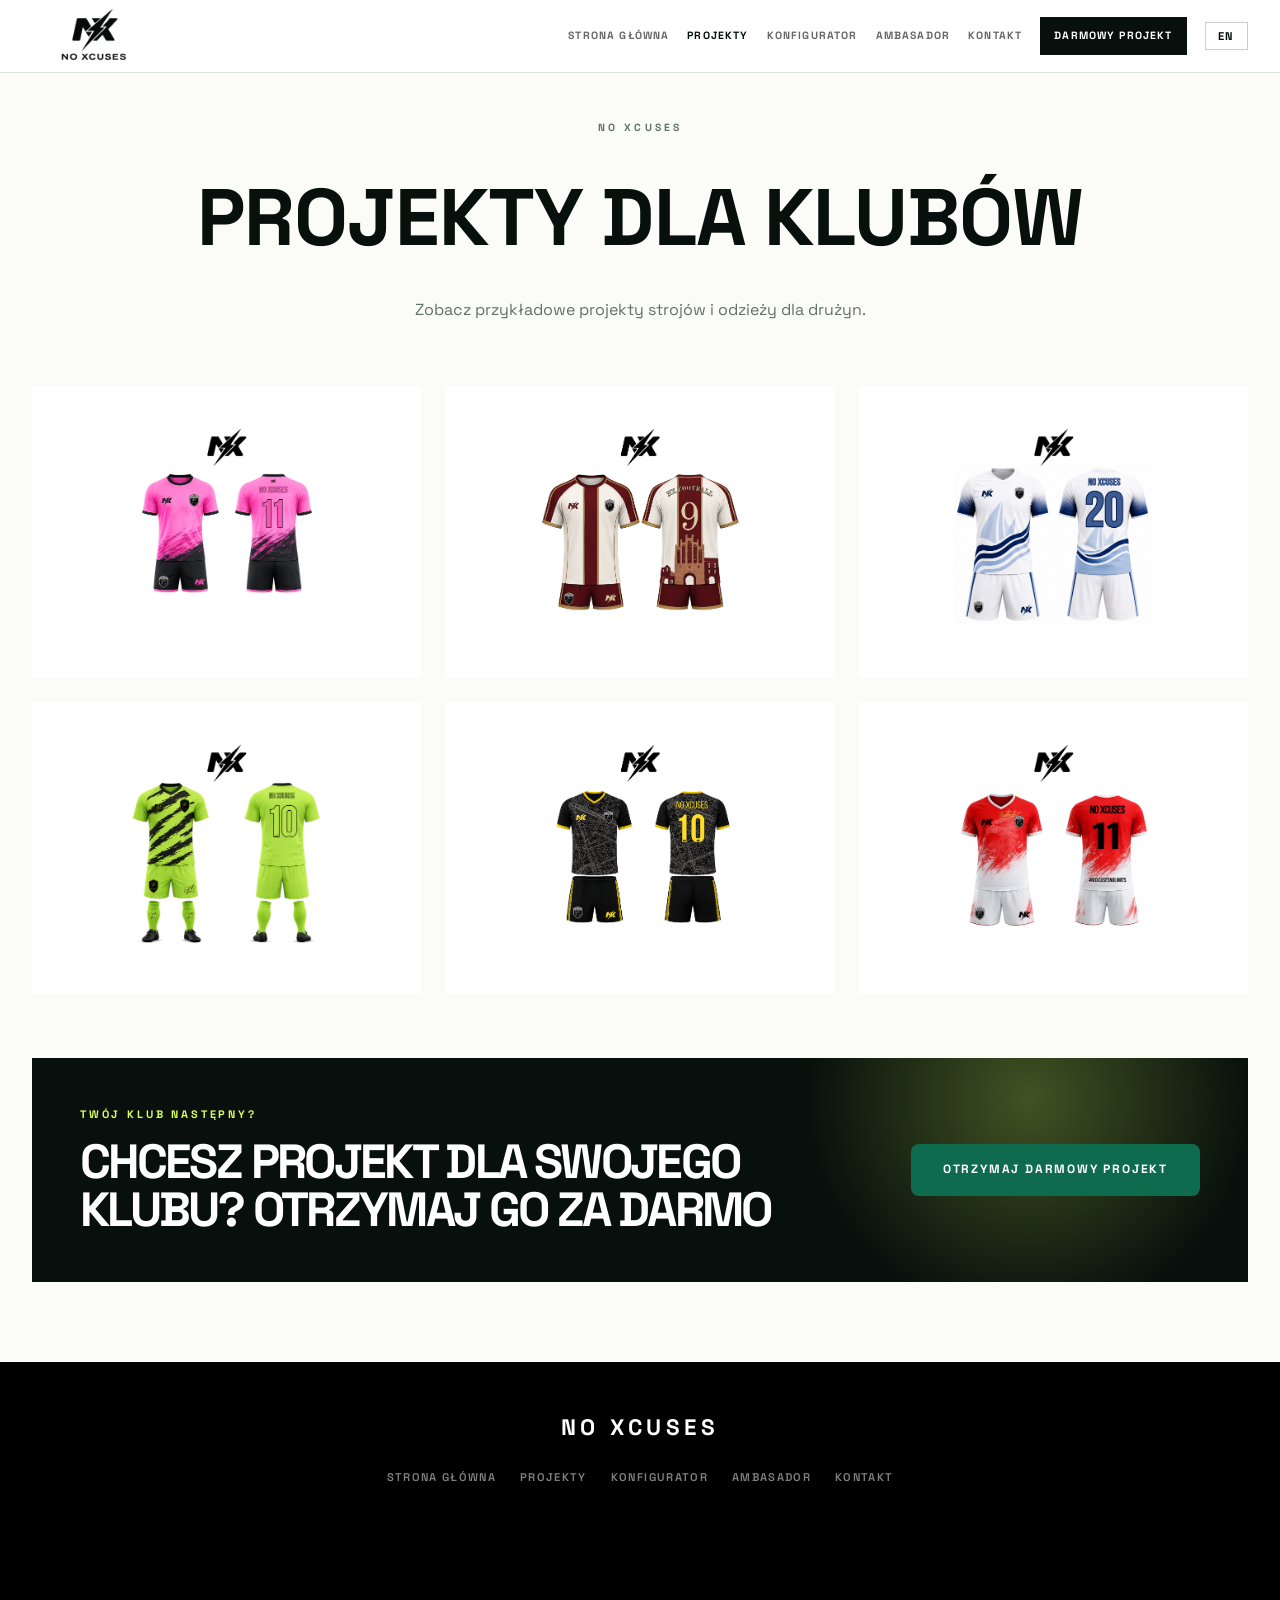
<file: portfolio.html>
<!DOCTYPE html>
<html lang="pl">
<head>
  <meta charset="UTF-8" />
  <meta name="viewport" content="width=device-width, initial-scale=1.0" />
  <title>Projekty | NO XCUSES</title>
  <link rel="icon" type="image/png" href="assets/favicon.png?v=20260610" />
  <link rel="apple-touch-icon" href="assets/favicon.png?v=20260610" />
  <meta name="robots" content="noindex, follow" />
  <meta http-equiv="refresh" content="0; url=projekty.html" />
  <link rel="canonical" href="https://noxcuses.pl/projekty.html" />
</head>
<body>
  <p>Przekierowanie do strony <a href="projekty.html">Projekty</a>.</p>
  <script>window.location.replace('projekty.html');</script>
</body>
</html>
</file>
<file: styles.css>
@import url('https://fonts.googleapis.com/css2?family=Archivo:wght@400;500;600;700;800;900&family=Space+Grotesk:wght@400;500;600;700&display=swap');

*, *::before, *::after { box-sizing: border-box; margin: 0; padding: 0; }

:root {
  --primary: #0f6b4e;
  --primary-dark: #06281d;
  --accent: #d7ff5f;
  --primary-fg: #ffffff;
  --foreground: #07100c;
  --muted: #62706a;
  --border: #dce5df;
  --bg: #fbfcf7;
  --secondary-bg: #eef4ec;
  --ink: #050806;
  --font: 'Space Grotesk', 'Archivo', sans-serif;
  --transition: 0.3s ease;
}

html { scroll-behavior: smooth; }
body { font-family: var(--font); background: var(--bg); color: var(--foreground); line-height: 1.6; overflow-x: hidden; }
img { max-width: 100%; display: block; }
a { text-decoration: none; color: inherit; }
button {
  cursor: pointer; font-family: var(--font); border: none; background: none;
  color: inherit; -webkit-tap-highlight-color: transparent;
}

/* Focus: hide outline for mouse, show for keyboard */
body.using-mouse *:focus { outline: none; }
*:focus-visible { outline: 2px solid var(--primary); outline-offset: 2px; }

/* ========= NAVBAR ========= */
.navbar {
  position: fixed; top: 0; left: 0; right: 0; z-index: 100;
  transition: background 0.4s, box-shadow 0.4s;
  height: 72px;
}
.navbar.scrolled {
  background: rgba(255,255,255,0.96);
  backdrop-filter: blur(12px);
  box-shadow: 0 1px 0 var(--border);
}
.navbar-inner {
  max-width: 1280px; margin: 0 auto; padding: 0 32px;
  height: 100%; display: flex; align-items: center; justify-content: space-between;
}
.nav-logo {
  width: 124px;
  height: 54px;
  padding: 0;
  display: inline-flex;
  align-items: center;
  justify-content: center;
  flex: 0 0 auto;
  cursor: pointer;
  user-select: none;
  background: transparent;
  position: relative;
  transition: opacity 0.3s, transform 0.3s;
}
.nav-logo:hover { transform: translateY(-1px); }
.nav-logo-img {
  position: absolute;
  inset: 0;
  display: block;
  width: 100%;
  height: 100%;
  object-fit: contain;
  pointer-events: none;
  transition: opacity 0.25s ease;
}
.nav-logo-img-black { opacity: 0; }
.navbar.scrolled .nav-logo-img-white { opacity: 0; }
.navbar.scrolled .nav-logo-img-black { opacity: 1; }

.nav-links { display: flex; align-items: center; gap: 18px; }
.nav-links a {
  font-size: 0.66rem; font-weight: 700; letter-spacing: 0.11em;
  text-transform: uppercase; color: rgba(255,255,255,0.75); transition: color 0.3s;
}
.nav-links a:hover, .nav-links a.active { color: #fff; }
.navbar.scrolled .nav-links a { color: rgba(0,0,0,0.6); }
.navbar.scrolled .nav-links a:hover,
.navbar.scrolled .nav-links a.active { color: var(--foreground); }
.nav-links a.nav-cta {
  padding: 10px 13px;
  border: 1px solid rgba(255,255,255,0.38);
  color: #fff;
  background: rgba(255,255,255,0.08);
  backdrop-filter: blur(10px);
}
.nav-links a.nav-cta:hover {
  border-color: #fff;
  background: rgba(255,255,255,0.16);
  color: #fff;
}
.navbar.scrolled .nav-links a.nav-cta {
  background: var(--foreground);
  border-color: var(--foreground);
  color: #fff;
}
.navbar.scrolled .nav-links a.nav-cta:hover {
  background: var(--primary);
  border-color: var(--primary);
  color: #fff;
}

.lang-btn {
  padding: 6px 12px; font-size: 0.7rem; font-weight: 700;
  letter-spacing: 0.15em; text-transform: uppercase;
  border: 1px solid rgba(255,255,255,0.4); color: #fff;
  transition: all 0.3s; background: none;
}
.lang-btn:hover { border-color: #fff; }
.navbar.scrolled .lang-btn { border-color: rgba(0,0,0,0.2); color: var(--foreground); }
.navbar.scrolled .lang-btn:hover { border-color: var(--primary); color: var(--primary); }

.hamburger { display: none; flex-direction: column; gap: 5px; padding: 6px; color: #fff; }
.navbar.scrolled .hamburger { color: var(--foreground); }
.hamburger span { display: block; width: 24px; height: 2px; background: currentColor; transition: all 0.3s; }
.hamburger.open span:nth-child(1) { transform: translateY(7px) rotate(45deg); }
.hamburger.open span:nth-child(2) { opacity: 0; }
.hamburger.open span:nth-child(3) { transform: translateY(-7px) rotate(-45deg); }

.mobile-menu {
  display: none; position: absolute; top: 72px; left: 0; right: 0;
  background:
    linear-gradient(180deg, rgba(3,8,6,0.98), rgba(7,16,12,0.94));
  backdrop-filter: blur(14px);
  border-top: 1px solid rgba(255,255,255,0.12);
  box-shadow: 0 24px 54px rgba(0,0,0,0.38);
  padding: 24px 32px;
}
.navbar.scrolled .mobile-menu {
  background: rgba(255,255,255,0.98);
  border-top: 1px solid var(--border);
  box-shadow: 0 18px 42px rgba(7,16,12,0.12);
}
.mobile-menu.open { display: block; animation: slideDown 0.25s ease; }
@keyframes slideDown { from { opacity:0; transform:translateY(-8px); } to { opacity:1; transform:translateY(0); } }
.mobile-menu a {
  display: block; padding: 10px 0;
  font-size: 0.85rem; font-weight: 600; letter-spacing: 0.1em;
  text-transform: uppercase; color: rgba(255,255,255,0.78);
  border-bottom: 1px solid rgba(255,255,255,0.12); transition: color 0.2s;
}
.navbar.scrolled .mobile-menu a {
  color: rgba(0,0,0,0.7);
  border-bottom-color: var(--border);
}
.mobile-menu a:last-of-type { border-bottom: none; }
.mobile-menu a:hover { color: var(--primary); }
.navbar:not(.scrolled) .mobile-menu a:hover { color: #fff; }
.navbar.scrolled .mobile-menu a:hover { color: var(--primary); }
.mobile-menu .mobile-cta {
  margin-top: 14px;
  padding: 13px 16px;
  border: 1px solid rgba(255,255,255,0.22);
  background: rgba(255,255,255,0.08);
  color: #fff;
  text-align: center;
  backdrop-filter: blur(10px);
}
.navbar:not(.scrolled) .mobile-menu .mobile-cta:hover {
  background: rgba(255,255,255,0.16);
  border-color: rgba(255,255,255,0.38);
  color: #fff;
}
.navbar.scrolled .mobile-menu .mobile-cta {
  border-color: var(--foreground);
  background: var(--foreground);
  color: #fff;
}
.navbar.scrolled .mobile-menu .mobile-cta:hover {
  background: var(--primary);
  border-color: var(--primary);
  color: #fff;
}
.mobile-menu .lang-btn {
  margin-top: 16px;
  color: #fff;
  border-color: rgba(255,255,255,0.34);
}
.navbar.scrolled .mobile-menu .lang-btn {
  color: var(--foreground);
  border-color: rgba(0,0,0,0.2);
}

/* ========= HERO ========= */
.hero {
  position: relative; min-height: 100vh;
  display: flex; align-items: center; overflow: hidden;
}
.hero-bg {
  position: absolute; inset: -8vh 0;
  transform: translate3d(0, calc(var(--hero-parallax, 0) * 1px), 0);
  will-change: transform;
}
.hero-bg img {
  width: 100%; height: 100%;
  object-fit: cover; object-position: center;
  transform: scale(1.06);
}
.hero-overlay {
  position: absolute; inset: 0;
  background:
    radial-gradient(circle at 78% 18%, rgba(215,255,95,0.16), transparent 24%),
    linear-gradient(110deg, rgba(0,0,0,0.82) 0%, rgba(0,0,0,0.64) 42%, rgba(0,0,0,0.26) 100%);
}
.hero-content {
  position: relative; z-index: 2;
  max-width: 1280px; margin: 0 auto;
  padding: 120px 32px 80px; width: 100%;
}
.hero-content-wide {
  max-width: 1320px;
}
.hero-copy {
  max-width: 960px;
  padding: clamp(22px, 3vw, 38px) 0;
}
.hero-eyebrow {
  font-size: 0.65rem; font-weight: 700; letter-spacing: 0.3em;
  color: var(--accent); text-transform: uppercase; margin-bottom: 16px;
  animation: heroRise 0.75s ease both 0.1s;
}
.hero-title {
  font-size: clamp(3.2rem, 7.2vw, 7rem); font-weight: 900;
  color: #fff; text-transform: uppercase; line-height: 0.86;
  letter-spacing: -0.06em; margin-bottom: 24px; max-width: 930px;
  animation: heroRise 0.85s ease both 0.2s;
}
.hero-sub {
  font-size: clamp(1.1rem, 2vw, 1.45rem); color: rgba(255,255,255,0.82);
  max-width: 620px; line-height: 1.65; margin-bottom: 10px;
  animation: heroRise 0.85s ease both 0.32s;
}
.hero-motto {
  color: rgba(255,255,255,0.54);
  font-size: 0.86rem;
  font-weight: 700;
  letter-spacing: 0.18em;
  text-transform: uppercase;
  margin-bottom: 40px;
  animation: heroRise 0.85s ease both 0.38s;
}
.hero-action-row {
  display: flex;
  align-items: center;
  gap: 22px;
  flex-wrap: wrap;
}
.btn-primary {
  display: inline-flex; align-items: center; gap: 10px;
  background: var(--primary); color: #fff;
  padding: 16px 32px; font-size: 0.75rem; font-weight: 700;
  letter-spacing: 0.15em; text-transform: uppercase;
  transition: background 0.3s, transform 0.2s; border: none;
  animation: heroRise 0.85s ease both 0.44s;
  border-radius: 8px;
}
.btn-primary:hover { background: #0a2d21; transform: translateX(2px); }
.btn-primary svg { width: 16px; height: 16px; transition: transform 0.3s; flex-shrink: 0; }
.btn-primary:hover svg { transform: translateX(4px); }
.btn-dark { background: var(--foreground); }
.btn-dark:hover { background: var(--primary); }

@keyframes heroRise {
  from { opacity: 0; transform: translateY(22px); }
  to { opacity: 1; transform: translateY(0); }
}

.anim-reveal {
  opacity: 0;
  transform: translate3d(0, 26px, 0);
  transition: opacity 0.7s ease, transform 0.7s ease;
  transition-delay: var(--reveal-delay, 0ms);
  backface-visibility: hidden;
  will-change: opacity, transform;
}
.anim-reveal.is-visible {
  opacity: 1;
  transform: translate3d(0, 0, 0);
  will-change: auto;
}
.anim-scale {
  opacity: 0;
  transform: translate3d(0, 20px, 0) scale(0.97);
  transition: opacity 0.7s ease, transform 0.7s ease, box-shadow 0.25s, border-color 0.25s;
  transition-delay: var(--reveal-delay, 0ms);
  backface-visibility: hidden;
  will-change: opacity, transform;
}
.anim-scale.is-visible {
  opacity: 1;
  transform: translate3d(0, 0, 0) scale(1);
  will-change: auto;
}

/* ========= LANDING SECTIONS ========= */
.section-kicker {
  font-size: 0.68rem;
  font-weight: 900;
  letter-spacing: 0.26em;
  text-transform: uppercase;
  color: var(--primary);
  margin-bottom: 14px;
}
.section-kicker.centered { text-align: center; }
.section-title-left {
  text-align: left;
  margin-bottom: 22px;
}
.section-lead {
  font-size: clamp(1rem, 1.6vw, 1.22rem);
  color: #31433b;
  line-height: 1.78;
  max-width: 680px;
  margin-bottom: 22px;
}
.section-text {
  color: var(--muted);
  line-height: 1.8;
  max-width: 620px;
}
.section-actions { margin-top: 42px; }
.section-actions.centered { text-align: center; }
.split-layout {
  display: grid;
  grid-template-columns: 0.95fr 1.05fr;
  align-items: center;
  gap: 72px;
}
.audience-section {
  padding: 110px 0;
  background:
    linear-gradient(135deg, rgba(15,107,78,0.08), transparent 38%),
    var(--bg);
}
.club-visual {
  position: relative;
  display: grid;
  place-items: center;
  overflow: hidden;
  aspect-ratio: 2000 / 1414;
  padding: 12px;
  background:
    linear-gradient(#fff, #fff) padding-box,
    linear-gradient(135deg, rgba(15,107,78,0.62), rgba(215,255,95,0.82), rgba(7,16,12,0.22)) border-box;
  border: 1px solid transparent;
  border-radius: 8px;
  box-shadow: 0 30px 76px rgba(7,16,12,0.14), 0 0 0 1px rgba(255,255,255,0.82) inset;
}
.club-visual::before {
  content: "";
  position: absolute;
  inset: 6px;
  z-index: 1;
  border: 1px solid rgba(15,107,78,0.12);
  border-radius: 5px;
  pointer-events: none;
}
.club-visual-img {
  position: relative;
  z-index: 0;
  width: 100%;
  height: 100%;
  display: block;
  object-fit: contain;
  object-position: center;
  background: #fff;
  border: 1px solid rgba(7,16,12,0.08);
  border-radius: 4px;
}
.free-project-section {
  padding: 28px 0 110px;
  background: var(--secondary-bg);
}
.free-project-card {
  display: grid;
  grid-template-columns: 1fr auto;
  align-items: center;
  gap: 40px;
  padding: clamp(34px, 5vw, 64px);
  background:
    linear-gradient(90deg, rgba(3, 8, 6, 0.94) 0%, rgba(3, 8, 6, 0.76) 48%, rgba(3, 8, 6, 0.42) 100%),
    url("proces_section_bg.png") center / cover no-repeat;
  color: #fff;
  position: relative;
  overflow: hidden;
}
.free-project-card::after {
  content: "";
  position: absolute;
  inset: 0;
  background: linear-gradient(180deg, rgba(255,255,255,0.08), rgba(0,0,0,0.24));
  pointer-events: none;
}
.free-project-card > * {
  position: relative;
  z-index: 1;
}
.free-project-card .section-title,
.free-project-card .section-lead { color: #fff; }
.free-project-card .section-lead { color: rgba(255,255,255,0.72); }
.teamwear-section {
  padding: 110px 0;
  background:
    linear-gradient(180deg, var(--bg), #eef4ec);
}
.teamwear-layout {
  display: grid;
  grid-template-columns: 0.95fr 1.05fr;
  gap: 72px;
  align-items: center;
}
.teamwear-card {
  min-height: 410px;
  padding: clamp(30px, 4vw, 54px);
  background:
    linear-gradient(135deg, rgba(15,107,78,0.92), rgba(7,16,12,0.96)),
    repeating-linear-gradient(45deg, rgba(255,255,255,0.08) 0 1px, transparent 1px 18px);
  color: #fff;
  display: flex;
  align-items: flex-end;
}
.teamwear-list {
  list-style: none;
  display: grid;
  gap: 14px;
  width: 100%;
}
.teamwear-list li {
  padding: 18px 20px;
  background: rgba(255,255,255,0.08);
  border: 1px solid rgba(255,255,255,0.13);
  font-size: clamp(1rem, 2vw, 1.25rem);
  font-weight: 800;
  letter-spacing: 0.03em;
}
.teamwear-list li::before {
  content: "–";
  color: var(--accent);
  margin-right: 12px;
}
.why-section {
  padding: 100px 0;
  background: #fff;
}
.why-grid {
  display: grid;
  grid-template-columns: repeat(4, 1fr);
  gap: 18px;
}
.why-item {
  min-height: 190px;
  padding: 26px;
  border: 1px solid var(--border);
  background: linear-gradient(180deg, #fff, #f6faf4);
  display: flex;
  flex-direction: column;
  justify-content: space-between;
}
.why-item span {
  width: 52px;
  height: 52px;
  display: grid;
  place-items: center;
  background: var(--foreground);
  color: var(--accent);
  font-size: 0.78rem;
  font-weight: 900;
}
.why-item h3 {
  font-size: 1.2rem;
  line-height: 1.15;
  letter-spacing: -0.03em;
}
.lead-section {
  padding: 110px 0;
  scroll-margin-top: 96px;
  background:
    radial-gradient(circle at 12% 18%, rgba(215,255,95,0.24), transparent 20%),
    #07100c;
  color: #fff;
}
.lead-layout {
  display: grid;
  grid-template-columns: 0.9fr 1.1fr;
  gap: 72px;
  align-items: start;
}
.lead-copy {
  position: sticky;
  top: 112px;
}
.lead-copy .section-title,
.lead-copy .section-lead { color: #fff; }
.lead-copy .section-lead { color: rgba(255,255,255,0.68); }
.lead-card {
  padding: clamp(26px, 4vw, 44px);
  background: rgba(255,255,255,0.07);
  border: 1px solid rgba(255,255,255,0.14);
}
.lead-card .form-label { color: rgba(255,255,255,0.56); }
.lead-card .form-input,
.lead-card .form-textarea {
  background: #050806;
  border-color: rgba(255,255,255,0.18);
  color: #fff;
}
.lead-card .form-input::placeholder,
.lead-card .form-textarea::placeholder {
  color: rgba(255,255,255,0.52);
  opacity: 1;
}
.lead-card .form-input:focus,
.lead-card .form-textarea:focus {
  border-color: var(--accent);
  box-shadow: 0 0 0 3px rgba(215,255,95,0.1);
}

/* ========= HOW IT WORKS ========= */
.how-section { padding: 110px 0; background: var(--secondary-bg); }
.section-title {
  font-size: clamp(2rem, 5vw, 3.5rem); font-weight: 900;
  text-transform: uppercase; text-align: center; margin-bottom: 64px;
  letter-spacing: -0.055em;
}
.section-title.section-title-left {
  text-align: left;
  margin-bottom: 22px;
}
.how-grid { display: grid; grid-template-columns: repeat(3, 1fr); gap: 22px; }
.how-step {
  min-height: 260px;
  padding: 30px;
  background: #fff;
  border: 1px solid var(--border);
  text-align: left;
  display: flex;
  flex-direction: column;
  justify-content: space-between;
}
.how-icon {
  width: 64px; height: 64px; margin: 0 auto 24px;
  background: rgba(15,61,46,0.1);
  display: flex; align-items: center; justify-content: center;
}
.how-icon svg { width: 28px; height: 28px; color: var(--primary); }
.how-number {
  width: 56px;
  height: 56px;
  display: grid;
  place-items: center;
  background: var(--foreground);
  color: var(--accent);
  font-weight: 900;
  margin-bottom: 32px;
}
.how-step-title {
  font-size: 1.25rem; font-weight: 900; letter-spacing: -0.03em;
  text-transform: none; margin-bottom: 12px; line-height: 1.12;
}
.how-step-desc { font-size: 0.92rem; color: var(--muted); line-height: 1.75; max-width: 300px; margin: 0; }

/* ========= GALLERY ========= */
.gallery-section { padding: 100px 0; }
.gallery-grid { display: grid; grid-template-columns: repeat(4, 1fr); gap: 16px; }
.gallery-item { overflow: hidden; aspect-ratio: 1; cursor: pointer; }
.gallery-item img { width: 100%; height: 100%; object-fit: cover; transition: transform 0.7s; }
.gallery-item:hover img { transform: scale(1.08); }
.gallery-more { text-align: center; margin-top: 48px; }
.gallery-more a {
  font-size: 0.75rem; font-weight: 700; letter-spacing: 0.15em;
  text-transform: uppercase; border-bottom: 2px solid var(--primary);
  padding-bottom: 4px; transition: color 0.3s;
}
.gallery-more a:hover { color: var(--primary); }

/* ========= FAQ ========= */
.faq-section {
  padding: 100px 0;
  background: #070907;
  color: #fff;
  border-top: 1px solid rgba(255,255,255,0.08);
}
.faq-layout {
  display: grid;
  grid-template-columns: 0.85fr 1.15fr;
  gap: 72px;
  align-items: start;
}
.faq-intro {
  position: sticky;
  top: 112px;
}
.faq-eyebrow {
  font-size: 0.65rem;
  font-weight: 700;
  letter-spacing: 0.3em;
  text-transform: uppercase;
  color: rgba(255,255,255,0.45);
  margin-bottom: 16px;
}
.faq-title {
  font-size: clamp(2rem, 5vw, 3.4rem);
  font-weight: 900;
  line-height: 0.95;
  letter-spacing: -0.01em;
  text-transform: uppercase;
  max-width: 520px;
  margin-bottom: 24px;
}
.faq-sub {
  color: rgba(255,255,255,0.58);
  max-width: 410px;
  line-height: 1.75;
  margin-bottom: 32px;
}
.faq-contact-link {
  display: inline-flex;
  align-items: center;
  font-size: 0.72rem;
  font-weight: 800;
  letter-spacing: 0.15em;
  text-transform: uppercase;
  color: #fff;
  border-bottom: 2px solid var(--primary);
  padding-bottom: 6px;
  transition: color 0.3s, border-color 0.3s;
}
.faq-contact-link:hover {
  color: rgba(255,255,255,0.72);
  border-color: #fff;
}
.faq-list {
  border-top: 1px solid rgba(255,255,255,0.14);
}
.faq-item {
  border-bottom: 1px solid rgba(255,255,255,0.14);
}
.faq-item summary {
  list-style: none;
  display: flex;
  align-items: center;
  justify-content: space-between;
  gap: 24px;
  padding: 26px 0;
  cursor: pointer;
  font-size: 0.9rem;
  font-weight: 800;
  letter-spacing: 0.08em;
  line-height: 1.35;
  text-transform: uppercase;
  color: #fff;
  transition: color 0.25s;
}
.faq-item summary::-webkit-details-marker { display: none; }
.faq-item summary::after {
  content: "+";
  width: 34px;
  height: 34px;
  display: inline-flex;
  align-items: center;
  justify-content: center;
  flex-shrink: 0;
  border: 1px solid rgba(255,255,255,0.16);
  background: rgba(255,255,255,0.06);
  color: #fff;
  font-size: 1.1rem;
  font-weight: 600;
  transition: background 0.25s, border-color 0.25s;
}
.faq-item[open] summary::after {
  content: "-";
  background: var(--primary);
  border-color: var(--primary);
}
.faq-item p {
  max-width: 700px;
  padding: 0 58px 28px 0;
  color: rgba(255,255,255,0.62);
  font-size: 0.92rem;
  line-height: 1.8;
}

/* ========= FOOTER ========= */
footer {
  background: #000; color: #fff; padding: 48px 32px;
  text-align: center;
}
.footer-logo { font-size: 1.4rem; font-weight: 900; letter-spacing: 0.2em; margin-bottom: 24px; }
.footer-links {
  display: flex; gap: 24px; justify-content: center;
  flex-wrap: wrap; margin-bottom: 24px; list-style: none;
}
.footer-links a {
  font-size: 0.7rem; font-weight: 600; letter-spacing: 0.12em;
  text-transform: uppercase; color: rgba(255,255,255,0.5); transition: color 0.3s;
}
.footer-links a:hover { color: #fff; }
.footer-copy { font-size: 0.75rem; color: rgba(255,255,255,0.3); line-height: 1.8; }
.footer-copy a {
  display: inline-block;
  margin-top: 6px;
  color: rgba(255,255,255,0.58);
  font-weight: 600;
  transition: color 0.25s;
}
.footer-copy a:hover { color: #fff; }

/* ========= PAGE SECTIONS ========= */
.page-section { padding-top: 120px; padding-bottom: 80px; }
.container { max-width: 1280px; margin: 0 auto; padding: 0 32px; }
.page-header { text-align: center; margin-bottom: 64px; }
.page-eyebrow {
  font-size: 0.65rem; font-weight: 700; letter-spacing: 0.3em;
  text-transform: uppercase; color: var(--muted); margin-bottom: 16px;
}
.page-title {
  font-size: clamp(2.5rem, 7vw, 5rem); font-weight: 900;
  text-transform: uppercase; letter-spacing: -0.01em; margin-bottom: 16px;
}
.page-sub { color: var(--muted); max-width: 500px; margin: 0 auto; }

/* Projects */
.portfolio-grid { display: grid; grid-template-columns: repeat(3, 1fr); gap: 24px; }
.portfolio-item {
  overflow: hidden;
  position: relative;
  cursor: pointer;
  aspect-ratio: 4 / 3;
}
.portfolio-item:focus-visible,
.gallery-item:focus-visible {
  outline: 2px solid var(--primary);
  outline-offset: 4px;
}
.portfolio-item img {
  width: 100%;
  height: 100%;
  object-fit: cover;
  transition: transform 0.7s;
}
.portfolio-item:hover img { transform: scale(1.06); }
.portfolio-placeholder {
  aspect-ratio: 4/3;
  width: 100%;
  display: grid;
  place-items: center;
  background:
    linear-gradient(145deg, rgba(7,16,12,0.98), rgba(15,107,78,0.9)),
    repeating-linear-gradient(45deg, rgba(255,255,255,0.12) 0 1px, transparent 1px 18px);
  color: #fff;
  transition: transform 0.7s;
}
.portfolio-placeholder-alt {
  background:
    linear-gradient(145deg, rgba(7,16,12,0.98), rgba(35,52,44,0.94)),
    repeating-linear-gradient(-45deg, rgba(215,255,95,0.18) 0 1px, transparent 1px 20px);
}
.portfolio-placeholder span {
  width: min(132px, 42%);
  aspect-ratio: 1;
  display: grid;
  place-items: center;
  border: 1px solid rgba(255,255,255,0.24);
  color: var(--accent);
  font-size: clamp(1.8rem, 5vw, 3.4rem);
  line-height: 1;
  font-weight: 900;
  letter-spacing: 0;
}
.portfolio-item:hover .portfolio-placeholder { transform: scale(1.04); }
.portfolio-overlay {
  position: absolute; inset: 0;
  background: rgba(0,0,0,0); transition: background 0.5s;
}
.portfolio-item:hover .portfolio-overlay { background: rgba(0,0,0,0.12); }
.project-lightbox[hidden] { display: none; }
.project-lightbox {
  position: fixed;
  inset: 0;
  z-index: 1000;
  display: grid;
  place-items: center;
  padding: clamp(18px, 4vw, 48px);
  background:
    linear-gradient(180deg, rgba(2, 5, 4, 0.96), rgba(2, 5, 4, 0.92));
  color: #fff;
  backdrop-filter: blur(12px);
}
.project-lightbox-stage {
  --lightbox-preview: none;
  position: relative;
  isolation: isolate;
  width: min(100%, 1180px);
  height: min(78vh, 760px);
  margin: 0;
  display: grid;
  grid-template-rows: minmax(0, 1fr) auto;
  align-items: center;
  justify-items: center;
  gap: 18px;
  overflow: hidden;
  border-radius: 8px;
}
.project-lightbox-stage::before {
  content: "";
  position: absolute;
  inset: 0;
  z-index: -2;
  background-image:
    linear-gradient(rgba(2,5,4,0.34), rgba(2,5,4,0.72)),
    var(--lightbox-preview);
  background-size: cover;
  background-position: center;
  filter: blur(18px) saturate(0.82);
  transform: scale(1.08);
  opacity: 0.72;
}
.project-lightbox-stage::after {
  content: "";
  position: absolute;
  z-index: 2;
  top: 18px;
  right: 18px;
  width: 28px;
  height: 28px;
  border: 2px solid rgba(255,255,255,0.22);
  border-top-color: #fff;
  border-radius: 50%;
  opacity: 0;
  transform: scale(0.88);
  transition: opacity 0.2s, transform 0.2s;
  animation: spin 0.8s linear infinite;
}
.project-lightbox.is-loading .project-lightbox-stage::after {
  opacity: 1;
  transform: scale(1);
}
.project-lightbox-img {
  width: 100%;
  height: 100%;
  max-height: 100%;
  object-fit: contain;
  opacity: 0;
  border-radius: 6px;
  box-shadow: 0 24px 80px rgba(0,0,0,0.42);
  transition: opacity 0.22s ease, filter 0.22s ease;
}
.project-lightbox-img.is-loaded {
  opacity: 1;
}
.project-lightbox.is-loading .project-lightbox-img {
  filter: saturate(0.9);
}
.project-lightbox-caption {
  max-width: min(92vw, 920px);
  min-height: 1.3em;
  padding: 0 18px 18px;
  color: rgba(255,255,255,0.78);
  font-size: 0.78rem;
  line-height: 1.45;
  text-align: center;
  text-shadow: 0 1px 18px rgba(0,0,0,0.7);
}
.project-lightbox-close,
.project-lightbox-nav {
  position: absolute;
  display: grid;
  place-items: center;
  width: 46px;
  height: 46px;
  border: 1px solid rgba(255,255,255,0.2);
  background: rgba(7,16,12,0.54);
  color: #fff;
  backdrop-filter: blur(10px);
  border-radius: 999px;
  box-shadow: 0 16px 38px rgba(0,0,0,0.24);
  transition: background 0.2s, border-color 0.2s, transform 0.2s, box-shadow 0.2s;
}
.project-lightbox-close:hover,
.project-lightbox-nav:hover {
  background: rgba(255,255,255,0.16);
  border-color: rgba(255,255,255,0.52);
  box-shadow: 0 18px 42px rgba(0,0,0,0.34);
}
.project-lightbox-close {
  top: max(18px, env(safe-area-inset-top));
  right: max(18px, env(safe-area-inset-right));
}
.project-lightbox-nav {
  top: 50%;
  transform: translateY(-50%);
}
.project-lightbox-nav:hover { transform: translateY(-50%) scale(1.04); }
.project-lightbox-prev { left: max(18px, env(safe-area-inset-left)); }
.project-lightbox-next { right: max(18px, env(safe-area-inset-right)); }
.project-lightbox svg {
  width: 22px;
  height: 22px;
  fill: none;
  stroke: currentColor;
  stroke-width: 2.4;
  stroke-linecap: round;
  stroke-linejoin: round;
}
.project-lightbox-count {
  position: absolute;
  left: 50%;
  bottom: max(18px, env(safe-area-inset-bottom));
  transform: translateX(-50%);
  padding: 7px 12px;
  border: 1px solid rgba(255,255,255,0.16);
  background: rgba(7,16,12,0.54);
  color: rgba(255,255,255,0.72);
  font-size: 0.72rem;
  font-weight: 800;
  letter-spacing: 0.16em;
  border-radius: 999px;
  backdrop-filter: blur(10px);
}
.project-cta {
  margin-top: 64px;
  padding: clamp(28px, 4vw, 48px);
  background:
    radial-gradient(circle at 82% 18%, rgba(215,255,95,0.28), transparent 22%),
    #07100c;
  color: #fff;
  display: grid;
  grid-template-columns: 1fr auto;
  align-items: center;
  gap: 32px;
}
.project-cta h2 {
  font-size: clamp(1.6rem, 4vw, 3rem);
  line-height: 1;
  letter-spacing: -0.055em;
  text-transform: uppercase;
  max-width: 760px;
}
.project-cta .section-kicker { color: var(--accent); }

/* Benefits */
.benefits-grid { display: grid; grid-template-columns: repeat(3, 1fr); gap: 48px; margin-bottom: 80px; }
.benefit { text-align: center; }
.benefit-icon {
  width: 56px; height: 56px; margin: 0 auto 16px;
  background: rgba(15,61,46,0.1);
  display: flex; align-items: center; justify-content: center;
}
.benefit-icon svg { width: 24px; height: 24px; color: var(--primary); }
.benefit-title { font-size: 0.7rem; font-weight: 700; letter-spacing: 0.12em; text-transform: uppercase; margin-bottom: 8px; }
.benefit-desc { font-size: 0.875rem; color: var(--muted); }

/* Ambassador */
.ambassador-page {
  background: #fff;
}
.ambassador-hero-panel {
  max-width: 920px;
  padding: clamp(28px, 5vw, 70px) 0 clamp(34px, 5vw, 58px);
  margin-bottom: 46px;
  border-bottom: 1px solid var(--border);
}
.ambassador-copy {
  max-width: 760px;
}
.ambassador-copy .page-eyebrow { color: var(--primary); }
.ambassador-copy .page-title {
  color: var(--foreground);
  text-align: left;
  line-height: 1;
  letter-spacing: 0;
  margin-bottom: 22px;
}
.ambassador-copy .page-sub {
  margin: 0 0 34px;
  color: var(--muted);
  max-width: 560px;
  font-size: clamp(1rem, 1.5vw, 1.18rem);
  line-height: 1.7;
}
.ambassador-benefits {
  gap: 16px;
  margin-bottom: 72px;
}
.ambassador-benefits .benefit {
  min-height: 198px;
  padding: 26px;
  background: #fbfcf7;
  border: 1px solid var(--border);
  border-radius: 8px;
  text-align: left;
  display: flex;
  flex-direction: column;
  justify-content: space-between;
  box-shadow: none;
}
.ambassador-benefits .benefit-icon {
  margin: 0 0 24px;
  background: rgba(15,107,78,0.08);
  border-radius: 8px;
}
.ambassador-benefits .benefit-icon svg { color: var(--primary); }
.ambassador-benefits .benefit-title {
  font-size: 1rem;
  letter-spacing: 0.08em;
}
.ambassador-benefits .benefit-desc {
  font-size: 0.95rem;
  line-height: 1.65;
}
.ambassador-form-layout {
  display: grid;
  grid-template-columns: 0.85fr 1.15fr;
  gap: 52px;
  align-items: start;
  padding-top: 62px;
  border-top: 1px solid var(--border);
}
.ambassador-form-copy {
  position: sticky;
  top: 112px;
}
.ambassador-form-copy h2 {
  font-size: clamp(2rem, 4vw, 3.4rem);
  line-height: 1.04;
  letter-spacing: 0;
  text-transform: uppercase;
  margin-bottom: 22px;
}
.ambassador-form-copy p:not(.section-kicker) {
  color: var(--muted);
  line-height: 1.75;
  max-width: 420px;
}
.ambassador-form-card {
  max-width: none;
  padding: clamp(24px, 4vw, 40px);
  background: #fff;
  border: 1px solid var(--border);
  border-radius: 8px;
  box-shadow: 0 16px 38px rgba(7,16,12,0.045);
}

/* ========= FORMS ========= */
.form-wrapper { max-width: 560px; margin: 0 auto; }
.form-wrapper.ambassador-form-card {
  max-width: none;
  margin: 0;
}
.form-group { margin-bottom: 20px; }
.form-label {
  display: block; font-size: 0.65rem; font-weight: 700;
  letter-spacing: 0.15em; text-transform: uppercase;
  color: var(--muted); margin-bottom: 8px;
}
.form-input, .form-textarea {
  width: 100%; padding: 12px 16px; border: 1px solid var(--border);
  font-family: var(--font); font-size: 0.9rem; background: #fff;
  color: var(--foreground); outline: none;
  transition: border-color 0.3s, box-shadow 0.3s;
  border-radius: 8px; -webkit-appearance: none;
}
.form-input:focus, .form-textarea:focus {
  border-color: var(--primary);
  box-shadow: 0 0 0 3px rgba(15,61,46,0.08);
}
/* NEW: error state */
.form-input-error { border-color: #c00 !important; }
.form-error {
  display: none; font-size: 0.72rem; color: #c00;
  margin-top: 5px; font-weight: 500;
}
.form-textarea { resize: vertical; min-height: 120px; }

/* NEW: Submit button with loading state */
.btn-submit {
  width: 100%; padding: 16px; background: var(--primary); color: #fff;
  font-family: var(--font); font-size: 0.75rem; font-weight: 700;
  letter-spacing: 0.15em; text-transform: uppercase;
  border: none; cursor: pointer; transition: background 0.3s, opacity 0.3s;
  display: flex; align-items: center; justify-content: center; gap: 10px;
  position: relative;
  border-radius: 8px;
}
.btn-submit:hover:not(:disabled) { background: #0a2d21; }
.btn-submit:disabled { opacity: 0.6; cursor: not-allowed; }
.btn-loader {
  display: none; width: 16px; height: 16px;
  border: 2px solid rgba(255,255,255,0.4);
  border-top-color: #fff; border-radius: 50%;
  animation: spin 0.8s linear infinite;
}
.btn-loading .btn-loader { display: block; }
.btn-loading .btn-text { opacity: 0.7; }
@keyframes spin { to { transform: rotate(360deg); } }

/* NEW: Success state */
.form-success {
  display: flex; flex-direction: column; align-items: center;
  justify-content: center; gap: 16px;
  padding: 56px 32px; text-align: center;
  animation: fadeInUp 0.5s ease;
}
@keyframes fadeInUp {
  from { opacity: 0; transform: translateY(16px); }
  to { opacity: 1; transform: translateY(0); }
}
.form-success svg {
  width: 56px; height: 56px; color: var(--primary);
  background: rgba(15,61,46,0.1); padding: 14px; flex-shrink: 0;
}
.form-success h3 {
  font-size: 1.4rem; font-weight: 900; text-transform: uppercase;
  letter-spacing: -0.01em;
}
.form-success p { color: var(--muted); max-width: 320px; }

/* Contact grid */
.contact-grid { display: grid; grid-template-columns: 1fr 1fr; gap: 80px; }
.contact-info-title {
  font-size: 0.7rem; font-weight: 700; letter-spacing: 0.2em;
  text-transform: uppercase; margin-bottom: 32px;
}
.contact-info-copy {
  color: var(--muted);
  line-height: 1.75;
  margin: -12px 0 32px;
  max-width: 460px;
}
#contactForm { scroll-margin-top: 110px; }
.contact-item { display: flex; align-items: flex-start; gap: 16px; margin-bottom: 24px; }
.contact-icon {
  width: 48px; height: 48px; background: rgba(15,61,46,0.1);
  display: flex; align-items: center; justify-content: center; flex-shrink: 0;
}
.contact-icon svg { width: 20px; height: 20px; color: var(--primary); }
.contact-item-label {
  font-size: 0.65rem; font-weight: 700; letter-spacing: 0.15em;
  text-transform: uppercase; color: var(--muted); margin-bottom: 4px;
}
.contact-item-val { color: var(--foreground); transition: color 0.3s; }
.contact-item-val:hover { color: var(--primary); }

/* ========= CONFIGURATOR ========= */
.config-page {
  padding-top: 72px;
  min-height: 100vh;
  display: flex;
  flex-direction: column;
  background: linear-gradient(180deg, #f8faf6 0%, #fff 46%);
}
.progress-bar-wrapper {
  position: sticky; top: 72px; z-index: 50;
  background: rgba(255,255,255,0.94); border-bottom: 1px solid var(--border);
  backdrop-filter: blur(14px);
  padding: 14px 32px 12px;
}
.progress-info {
  display: flex; justify-content: space-between; align-items: center;
  margin-bottom: 8px; font-size: 0.7rem; font-weight: 600;
  text-transform: uppercase; letter-spacing: 0.1em;
}
.progress-track { height: 2px; background: var(--border); position: relative; }
.progress-fill { height: 100%; background: var(--primary); transition: width 0.4s ease; }

/* NEW: Step dots */
.step-dots {
  display: flex; gap: 6px; justify-content: center; margin-top: 10px;
}
.step-dot {
  width: 8px; height: 8px; border-radius: 50%;
  border: none; background: #ddd; padding: 0; cursor: pointer;
  transition: background 0.2s, transform 0.2s;
}
.step-dot.active { background: var(--primary); transform: scale(1.3); }
.step-dot.done { background: rgba(15,61,46,0.35); cursor: pointer; }
.step-dot:hover { background: rgba(15,61,46,0.5); }

.config-content {
  flex: 1; max-width: 1120px; margin: 0 auto; width: 100%;
  padding: 50px 32px 104px;
}
.step-title {
  font-size: 2rem; font-weight: 900; text-transform: uppercase;
  letter-spacing: 0; margin-bottom: 8px;
}
.step-sub { font-size: 0.88rem; color: var(--muted); margin-bottom: 34px; max-width: 620px; }

/* Option cards */
.options-grid {
  display: grid;
  grid-template-columns: repeat(auto-fit, minmax(var(--card-min, 180px), var(--card-max, 220px)));
  justify-content: start;
  align-items: start;
  gap: var(--card-gap, 18px);
}
.options-grid-2 { grid-template-columns: repeat(auto-fit, minmax(190px, 220px)); }
.options-grid-sleeve {
  --card-min: 260px;
  --card-max: 335px;
  --card-gap: 24px;
  --option-image-ratio: 4 / 3;
}
.options-grid-collar {
  --card-min: 154px;
  --card-max: 188px;
  --card-gap: 16px;
  --option-image-ratio: 1 / 1;
}
.options-grid-material {
  --card-min: 248px;
  --card-max: 315px;
  --card-gap: 22px;
  --option-image-ratio: 16 / 11;
}
.options-grid-branding {
  --card-min: 210px;
  --card-max: 248px;
  --card-gap: 18px;
  --option-image-ratio: 4 / 3;
}
.option-card {
  border: 1px solid var(--border); cursor: pointer;
  transition: all 0.25s; position: relative; text-align: left;
  background: #fff; padding: 0; overflow: hidden;
  color: var(--foreground); -webkit-appearance: none; appearance: none;
  width: 100%;
  min-height: 0;
  display: flex; flex-direction: column;
  border-radius: 8px;
  box-shadow: 0 10px 28px rgba(7,16,12,0.035);
}
.option-card:hover { border-color: rgba(0,0,0,0.26); transform: translateY(-2px); box-shadow: 0 14px 32px rgba(7, 16, 12, 0.154); }
.option-card.selected { border-color: var(--primary); box-shadow: 0 0 0 1px rgba(15, 107, 78, 0.621), 0 14px 34px rgba(15, 107, 78, 0.387); }
.option-card-img-wrap {
  overflow: hidden;
  aspect-ratio: var(--option-image-ratio, 1 / 1);
  min-height: 0;
  background: var(--secondary-bg);
}
.option-card img { width: 100%; height: 100%; object-fit: cover; transition: transform 0.5s; }
.option-card:hover img { transform: scale(1.04); }
.option-card-label {
  padding: 13px 15px; font-size: 0.7rem; font-weight: 800;
  letter-spacing: 0.08em; text-transform: uppercase;
  display: flex; justify-content: space-between; align-items: flex-start;
  gap: 10px;
  color: var(--foreground);
  line-height: 1.25;
  flex: 0;
  min-height: 0;
}
.option-card-title {
  min-width: 0;
}
.option-card-desc {
  padding: 0 15px 16px;
  margin-top: -3px;
  color: var(--muted);
  font-size: 0.76rem;
  line-height: 1.45;
}
.option-extra {
  font-size: 0.6rem; color: var(--muted);
  background: var(--secondary-bg); padding: 2px 8px;
  border-radius: 999px;
  white-space: nowrap;
}
.option-check {
  position: absolute; top: 10px; right: 10px;
  width: 28px; height: 28px; background: var(--primary); border-radius: 50%;
  display: flex; align-items: center; justify-content: center;
  z-index: 5;
  box-shadow: 0 4px 14px rgba(5,16,11,0.22), 0 0 0 2px rgba(255,255,255,0.92);
}
.option-check svg { width: 14px; height: 14px; color: #fff; }
/* FIX: empty checkbox ring for multi-select */
.option-check-empty {
  position: absolute; top: 10px; right: 10px;
  width: 28px; height: 28px; border: 2px solid rgba(255,255,255,0.7);
  border-radius: 50%; background: rgba(0,0,0,0.15);
  z-index: 5;
  box-shadow: 0 4px 14px rgba(5,16,11,0.2);
}
/* FIX: prevent image flicker — no lazy loading needed since images are preloaded */
.option-card-img-wrap img { will-change: transform; }
.product-groups {
  display: grid;
  gap: 30px;
}
.product-group-title {
  font-size: 0.82rem;
  font-weight: 900;
  letter-spacing: 0.2em;
  text-transform: uppercase;
  color: var(--primary);
  margin-bottom: 14px;
}
.product-options-grid {
  display: flex;
  flex-wrap: wrap;
  align-items: flex-start;
  justify-content: flex-start;
  gap: 14px;
}
.product-card {
  flex: 0 1 184px;
  box-shadow: none;
}
.product-group-accessories .product-card,
.product-group-balls .product-card {
  flex-basis: 206px;
}
.product-card-wide {
  flex-basis: min(430px, 100%);
}
.product-card .option-card-label {
  min-height: 0;
  align-items: flex-start;
  line-height: 1.25;
  padding-bottom: 9px;
}
.product-card-body {
  display: flex;
  flex-direction: column;
  flex: 1;
}
.product-card-desc {
  padding: 0 15px 15px;
  color: var(--muted);
  font-size: 0.72rem;
  line-height: 1.45;
}
.product-card-visual-wrap {
  position: relative;
  aspect-ratio: 16 / 10;
  background:
    linear-gradient(145deg, rgba(7,16,12,0.98), rgba(15,107,78,0.9));
}
.product-card.has-product-photo .product-card-visual-wrap {
  background: linear-gradient(180deg, #f8faf6 0%, #eef3eb 100%);
}
.product-card-wide .product-card-visual-wrap {
  aspect-ratio: 3.1 / 1;
}
.product-visual {
  height: 100%;
  position: relative;
  overflow: hidden;
  display: flex;
  align-items: flex-end;
  padding: 16px;
  color: #fff;
}
.product-card.has-product-photo:not(.product-image-missing) .product-visual {
  opacity: 0;
}
.product-card-photo {
  position: absolute;
  inset: 0;
  z-index: 2;
  display: block;
  width: 100%;
  height: 100%;
  padding: 0;
  object-fit: cover;
  object-position: center;
  box-sizing: border-box;
}
.product-card[data-product="home-shirt"] .product-card-photo,
.product-card[data-product="away-shirt"] .product-card-photo {
  transform: scale(1.16);
}
.product-card[data-product="home-shirt"]:hover .product-card-photo,
.product-card[data-product="away-shirt"]:hover .product-card-photo {
  transform: scale(1.2);
}
.product-card-wide .product-card-photo {
  padding: 0;
}
.product-visual::before {
  content: "";
  position: absolute;
  width: 58%;
  height: 62%;
  left: 20%;
  top: 18%;
  border: 12px solid rgba(255,255,255,0.2);
  border-bottom: none;
  transform: skewX(-8deg);
}
.product-visual-accessories::before {
  width: 50%;
  height: 54%;
  border-radius: 18px 18px 8px 8px;
  border: 10px solid rgba(215,255,95,0.35);
}
.product-visual-goalkeeper::before {
  border-color: rgba(215,255,95,0.4);
}
.product-visual-shorts::before {
  width: 66%;
  height: 42%;
  top: 30%;
  border-top: none;
  border-bottom: 12px solid rgba(255,255,255,0.2);
}
.product-visual-socks::before {
  width: 42%;
  height: 70%;
  top: 12%;
  left: 32%;
  border-radius: 0 0 16px 16px;
}
.product-visual-balls::before {
  width: 56%;
  height: auto;
  aspect-ratio: 1;
  left: 50%;
  top: 14%;
  border: 10px solid rgba(215,255,95,0.42);
  border-radius: 50%;
  transform: translateX(-50%);
}
.product-short {
  position: relative;
  z-index: 2;
  font-size: clamp(1.25rem, 2.2vw, 2rem);
  line-height: 0.86;
  font-weight: 900;
  letter-spacing: 0;
}
.product-line {
  position: absolute;
  height: 10px;
  background: var(--accent);
  opacity: 0.75;
  transform: rotate(-18deg);
}
.product-line-a { width: 80%; right: -28%; bottom: 26%; }
.product-line-b { width: 56%; left: -18%; top: 24%; opacity: 0.34; }
.product-logo-slot {
  position: absolute;
  z-index: 3;
  right: 12px;
  top: 12px;
  min-width: 34px;
  height: 24px;
  display: grid;
  place-items: center;
  padding: 0 7px;
  border: 1px solid rgba(255,255,255,0.5);
  background: rgba(5,8,6,0.32);
  color: rgba(255,255,255,0.86);
  font-size: 0.54rem;
  font-weight: 900;
  letter-spacing: 0.12em;
  border-radius: 999px;
}
.pricing-table-wrap {
  margin-top: 28px;
  border: 1px solid rgba(15,107,78,0.18);
  background: #fff;
  border-radius: 8px;
  box-shadow: 0 14px 34px rgba(7,16,12,0.055);
  overflow: hidden;
}
.pricing-table-head {
  display: flex;
  justify-content: space-between;
  gap: 18px;
  align-items: center;
  padding: 18px 20px;
  background: #07100c;
  color: #fff;
}
.pricing-table-head span,
.pricing-table-head strong {
  font-size: 0.68rem;
  font-weight: 900;
  letter-spacing: 0.18em;
  text-transform: uppercase;
}
.pricing-table-head strong {
  color: rgba(255,255,255,0.52);
}
.pricing-table {
  display: grid;
}
.pricing-row {
  display: grid;
  grid-template-columns: 1fr 1fr 1.25fr;
  gap: 16px;
  align-items: center;
  padding: 16px 20px;
  border-bottom: 1px solid var(--border);
}
.pricing-row:last-child { border-bottom: none; }
.pricing-name {
  font-weight: 900;
  color: var(--foreground);
}
.pricing-price {
  justify-self: start;
  padding: 6px 10px;
  background: rgba(15,107,78,0.08);
  color: var(--primary-dark);
  font-size: 0.78rem;
  font-weight: 900;
  border-radius: 999px;
}
.pricing-usage {
  color: var(--muted);
  font-size: 0.82rem;
}
.quote-step-grid {
  display: grid;
  grid-template-columns: 1fr 0.9fr;
  gap: 40px;
  align-items: start;
}
.quote-form-panel,
.quote-summary {
  background: #fff;
  border: 1px solid var(--border);
  padding: clamp(22px, 3vw, 32px);
  border-radius: 8px;
}
.quote-summary {
  position: sticky;
  top: 150px;
  margin-top: 0;
}

/* Material note */
.material-note {
  display: flex; align-items: flex-start; gap: 10px;
  margin-top: 24px; padding: 14px 16px;
  background: rgba(15,61,46,0.05); border: 1px solid rgba(15,107,78,0.14);
  border-radius: 8px;
  font-size: 0.8rem; color: var(--muted); line-height: 1.6;
}
.material-note svg { width: 16px; height: 16px; flex-shrink: 0; margin-top: 1px; color: var(--primary); }

/* Colors step */
.color-section { margin-bottom: 36px; }
.color-section-label {
  font-size: 0.65rem; font-weight: 700; letter-spacing: 0.15em;
  text-transform: uppercase; color: var(--muted); margin-bottom: 16px;
}
.color-swatches { display: flex; flex-wrap: wrap; gap: 12px; align-items: center; }
.color-swatch {
  width: 48px; height: 48px; border-radius: 50%; border: 2px solid #ddd;
  cursor: pointer; transition: transform 0.2s, border-color 0.2s, box-shadow 0.2s;
  display: flex; align-items: center; justify-content: center; flex-shrink: 0;
  color: inherit; -webkit-tap-highlight-color: transparent;
}
.color-swatch:hover { transform: scale(1.12); }
.color-swatch.selected { border-color: var(--primary); box-shadow: 0 0 0 2px rgba(15,61,46,0.2); }
.color-swatch svg { width: 16px; height: 16px; }
.custom-color-picker {
  position: relative;
  min-height: 48px;
  display: inline-flex;
  align-items: center;
  gap: 10px;
  padding: 7px 14px 7px 8px;
  border: 1px solid var(--border);
  background: #fff;
  color: var(--foreground);
  cursor: pointer;
  transition: border-color 0.2s, box-shadow 0.2s, transform 0.2s;
  overflow: hidden;
  border-radius: 8px;
}
.custom-color-picker:hover {
  border-color: rgba(0,0,0,0.32);
  transform: translateY(-1px);
}
.custom-color-picker:focus-within {
  border-color: var(--primary);
  box-shadow: 0 0 0 3px rgba(15,61,46,0.08);
}
.custom-color-dot {
  width: 32px;
  height: 32px;
  border: 1px solid rgba(0,0,0,0.16);
  flex-shrink: 0;
  border-radius: 6px;
}
.custom-color-text {
  font-size: 0.64rem;
  font-weight: 800;
  letter-spacing: 0.12em;
  text-transform: uppercase;
}
.custom-color-value {
  font-size: 0.64rem;
  font-weight: 700;
  color: var(--muted);
  text-transform: uppercase;
}
.color-input {
  position: absolute;
  inset: 0;
  width: 100%;
  height: 100%;
  opacity: 0;
  cursor: pointer;
  -webkit-appearance: none;
}
.color-input::-webkit-color-swatch-wrapper { padding: 0; border-radius: 50%; }
.color-input::-webkit-color-swatch { border: none; border-radius: 50%; }
.color-preview { display: flex; align-items: center; gap: 16px; margin-top: 16px; }
.color-preview-box { width: 80px; height: 80px; border: 1px solid var(--border); border-radius: 8px; }
.color-preview-plus { color: var(--muted); font-size: 1.2rem; }

/* Upload step */
.upload-zone {
  border: 2px dashed var(--border); padding: 48px;
  text-align: center; cursor: pointer; transition: border-color 0.3s, background 0.3s;
  margin-bottom: 24px;
}
.upload-zone:hover { border-color: var(--primary); background: rgba(15,61,46,0.02); }
.upload-zone p { font-size: 0.8rem; color: var(--muted); margin-bottom: 8px; }
.file-list { list-style: none; margin-top: 8px; }
.file-list li {
  display: flex; justify-content: space-between; align-items: center;
  padding: 10px 0; border-bottom: 1px solid var(--border); font-size: 0.85rem;
}
.file-remove {
  font-size: 0.7rem; color: var(--muted); cursor: pointer;
  transition: color 0.2s; background: none; border: none; padding: 4px 8px;
}
.file-remove:hover { color: #c00; }

/* Config summary (step 9) */
.config-summary {
  margin-top: 32px; border-top: 1px solid var(--border); padding-top: 24px;
}
.config-summary-title {
  font-size: 0.65rem; font-weight: 700; letter-spacing: 0.15em;
  text-transform: uppercase; color: var(--muted); margin-bottom: 16px;
}
.config-summary-grid { display: flex; flex-direction: column; gap: 8px; }
.config-summary-row {
  display: flex; gap: 12px; font-size: 0.82rem; padding: 8px 0;
  border-bottom: 1px solid #f0f0f0;
}
.config-summary-row:last-child { border-bottom: none; }
.config-summary-key { color: var(--muted); font-weight: 600; min-width: 100px; }
.config-summary-val { color: var(--foreground); text-transform: capitalize; }
.quote-summary.config-summary {
  margin-top: 0;
}

/* Command bar */
.config-bar {
  position: sticky; bottom: 0; z-index: 80;
  background: rgba(255,255,255,0.98);
  backdrop-filter: blur(14px);
  border-top: 1px solid var(--border); padding: 16px 32px;
  display: flex; justify-content: space-between; align-items: center; gap: 12px;
  box-shadow: 0 -14px 34px rgba(7,16,12,0.08);
}
.btn-back-config {
  display: flex; align-items: center; gap: 8px;
  font-size: 0.75rem; font-weight: 700; letter-spacing: 0.1em;
  text-transform: uppercase; color: var(--muted);
  background: none; border: none; cursor: pointer; transition: color 0.3s;
}
.btn-back-config:hover:not(:disabled) { color: var(--foreground); }
.btn-back-config:disabled { opacity: 0.3; cursor: default; }
.btn-next-config {
  display: flex; align-items: center; gap: 8px;
  background: var(--primary); color: #fff;
  padding: 12px 32px; font-size: 0.75rem; font-weight: 700;
  letter-spacing: 0.15em; text-transform: uppercase;
  border: none; cursor: pointer; transition: background 0.3s;
  position: relative;
  border-radius: 8px;
}
.btn-next-config:hover:not(:disabled) { background: #0a2d21; }
.btn-next-config:disabled { opacity: 0.6; cursor: not-allowed; }
.btn-next-config svg { width: 16px; height: 16px; flex-shrink: 0; }

/* NEW: Validation hint */
.config-validation-hint {
  font-size: 0.75rem; color: #c00; font-weight: 500;
  flex: 1; text-align: center;
}

/* NEW: Shake animation for validation */
.btn-shake { animation: btnShake 0.4s ease; }
@keyframes btnShake {
  0%,100% { transform: translateX(0); }
  20%,60% { transform: translateX(-6px); }
  40%,80% { transform: translateX(6px); }
}

/* Loading state for next button */
.btn-loading { position: relative; }

/* Toast */
.toast {
  position: fixed; bottom: 32px; left: 50%; transform: translateX(-50%);
  background: #111; color: #fff; padding: 14px 28px;
  font-size: 0.85rem; font-weight: 500; z-index: 9999;
  opacity: 0; transition: opacity 0.4s; pointer-events: none;
  min-width: 260px; text-align: center; border-radius: 2px;
}
.toast.show { opacity: 1; pointer-events: auto; }
.toast.error { background: #c00; }

/* ========= CONFIG SUCCESS ========= */
.config-success-overlay[hidden] { display: none; }
.config-success-overlay {
  position: fixed;
  inset: 0;
  z-index: 10000;
  min-height: 100vh;
  min-height: 100dvh;
  overflow: auto;
  background: #050705;
  color: #fff;
  opacity: 0;
  pointer-events: none;
  transition: opacity 0.45s ease;
}
.config-success-overlay.show {
  opacity: 1;
  pointer-events: auto;
}
.config-success-panel {
  width: min(1180px, 100%);
  min-height: 100vh;
  min-height: 100dvh;
  margin: 0 auto;
  padding: 88px 32px;
  display: grid;
  grid-template-columns: 0.9fr 1.1fr;
  align-items: center;
  gap: 72px;
}
.success-visual,
.success-summary {
  opacity: 0;
  transform: translateY(24px);
}
.config-success-overlay.show .success-visual {
  animation: successEnter 0.7s ease forwards 0.08s;
}
.config-success-overlay.show .success-summary {
  animation: successEnter 0.7s ease forwards 0.22s;
}
.success-kicker {
  font-size: 0.65rem;
  font-weight: 800;
  letter-spacing: 0.28em;
  text-transform: uppercase;
  color: rgba(255,255,255,0.48);
  margin-bottom: 18px;
}
.success-title {
  max-width: 560px;
  font-size: clamp(2.4rem, 7vw, 5rem);
  font-weight: 900;
  line-height: 0.92;
  letter-spacing: -0.01em;
  text-transform: uppercase;
  margin-bottom: 22px;
}
.success-copy {
  max-width: 460px;
  color: rgba(255,255,255,0.66);
  line-height: 1.75;
  margin-bottom: 34px;
}
.success-check {
  width: 86px;
  height: 86px;
  display: flex;
  align-items: center;
  justify-content: center;
  margin-bottom: 34px;
  background: var(--primary);
  position: relative;
}
.success-check::before,
.success-check::after {
  content: "";
  position: absolute;
  inset: -9px;
  border: 1px solid rgba(255,255,255,0.16);
  animation: successPulse 1.7s ease-out infinite;
}
.success-check::after {
  inset: -18px;
  animation-delay: 0.35s;
}
.success-check svg {
  width: 38px;
  height: 38px;
  stroke-dasharray: 48;
  stroke-dashoffset: 48;
  animation: successDraw 0.55s ease forwards 0.45s;
}
.success-summary {
  background: rgba(255,255,255,0.06);
  border: 1px solid rgba(255,255,255,0.12);
  padding: 32px;
}
.success-summary-title {
  font-size: 0.72rem;
  font-weight: 800;
  letter-spacing: 0.18em;
  text-transform: uppercase;
  color: rgba(255,255,255,0.52);
  margin-bottom: 20px;
}
.success-summary-list {
  display: grid;
  gap: 12px;
}
.success-summary-row {
  display: grid;
  grid-template-columns: minmax(110px, 0.42fr) 1fr;
  gap: 18px;
  padding-bottom: 12px;
  border-bottom: 1px solid rgba(255,255,255,0.1);
  font-size: 0.88rem;
}
.success-summary-row:last-child { border-bottom: none; padding-bottom: 0; }
.success-summary-key {
  color: rgba(255,255,255,0.45);
  font-weight: 700;
  letter-spacing: 0.08em;
  text-transform: uppercase;
  font-size: 0.68rem;
}
.success-summary-val {
  color: rgba(255,255,255,0.9);
  overflow-wrap: anywhere;
}
.success-redirect {
  margin-top: 28px;
  color: rgba(255,255,255,0.5);
  font-size: 0.78rem;
}
.success-progress {
  height: 2px;
  margin-top: 14px;
  background: rgba(255,255,255,0.14);
  overflow: hidden;
}
.success-progress span {
  display: block;
  height: 100%;
  width: 100%;
  background: var(--primary);
  transform-origin: left;
  animation: successCountdown 6.2s linear forwards;
}
.success-home-link {
  display: inline-flex;
  margin-top: 24px;
  font-size: 0.72rem;
  font-weight: 800;
  letter-spacing: 0.15em;
  text-transform: uppercase;
  border-bottom: 2px solid var(--primary);
  padding-bottom: 6px;
}

@keyframes successEnter {
  to { opacity: 1; transform: translateY(0); }
}
@keyframes successPulse {
  0% { opacity: 0.55; transform: scale(0.92); }
  100% { opacity: 0; transform: scale(1.22); }
}
@keyframes successDraw {
  to { stroke-dashoffset: 0; }
}
@keyframes successCountdown {
  to { transform: scaleX(0); }
}

/* ========= ADMIN LOGIN ========= */
.admin-login-page {
  min-height: 100vh; display: flex; align-items: center;
  justify-content: center; background: #000; padding: 32px;
}
.admin-login-box {
  background: #111; padding: 56px 48px; max-width: 400px; width: 100%;
}
.admin-logo { font-size: 1.4rem; font-weight: 900; letter-spacing: 0.2em; color: #fff; margin-bottom: 8px; }
.admin-subtitle {
  font-size: 0.75rem; color: rgba(255,255,255,0.4);
  letter-spacing: 0.1em; text-transform: uppercase; margin-bottom: 40px;
}
.admin-form .form-label { color: rgba(255,255,255,0.5); }
.admin-form .form-input { background: #1a1a1a; border-color: #2a2a2a; color: #fff; }
.admin-form .form-input:focus { border-color: var(--primary); }
.admin-error { color: #f55; font-size: 0.8rem; }
.admin-btn {
  width: 100%; padding: 14px; background: var(--primary); color: #fff;
  font-size: 0.75rem; font-weight: 700; letter-spacing: 0.15em;
  text-transform: uppercase; border: none; cursor: pointer; transition: background 0.3s;
}
.admin-btn:hover { background: #0a2d21; }
.admin-logout {
  padding: 8px 20px; border: 1px solid rgba(255,255,255,0.3);
  color: #fff; font-size: 0.7rem; font-weight: 700; letter-spacing: 0.12em;
  text-transform: uppercase; cursor: pointer; background: none; transition: all 0.3s;
}
.admin-logout:hover { background: rgba(255,255,255,0.1); }

/* ========= RESPONSIVE ========= */
@media (max-width: 768px) {
  .nav-links { display: none; }
  .hamburger { display: flex; }
  .hero-action-row { align-items: flex-start; }
  .split-layout,
  .teamwear-layout,
  .lead-layout,
  .quote-step-grid,
  .project-cta,
  .ambassador-hero-panel,
  .ambassador-form-layout {
    grid-template-columns: 1fr;
    gap: 34px;
  }
  .audience-section,
  .teamwear-section,
  .why-section,
  .lead-section { padding: 80px 0; }
  .free-project-section { padding: 0 0 80px; }
  .free-project-card { grid-template-columns: 1fr; }
  .club-visual { min-height: 0; }
  .lead-copy,
  .quote-summary,
  .ambassador-form-copy { position: static; }
  .why-grid { grid-template-columns: 1fr 1fr; }
  .how-grid { grid-template-columns: 1fr; gap: 40px; }
  .gallery-grid { grid-template-columns: repeat(2, 1fr); }
  .faq-section { padding: 80px 0; }
  .faq-layout { grid-template-columns: 1fr; gap: 36px; }
  .faq-intro { position: static; }
  .faq-sub { margin-bottom: 24px; }
  .faq-item summary { padding: 22px 0; font-size: 0.82rem; }
  .faq-item p { padding: 0 0 24px; font-size: 0.88rem; }
  .portfolio-grid { grid-template-columns: 1fr 1fr; }
  .benefits-grid { grid-template-columns: 1fr; gap: 32px; }
  .ambassador-benefits { gap: 18px; margin-bottom: 48px; }
  .ambassador-hero-panel { padding-top: 18px; }
  .ambassador-form-layout { padding-top: 42px; }
  .contact-grid { grid-template-columns: 1fr; gap: 48px; }
  .options-grid,
  .options-grid-2 {
    grid-template-columns: repeat(2, minmax(0, 1fr));
  }
  .product-options-grid {
    display: grid;
    grid-template-columns: repeat(2, minmax(0, 1fr));
    gap: 14px;
  }
  .product-options-grid .option-card.anim-scale,
  .product-options-grid .option-card.anim-scale.is-visible {
    opacity: 1;
    transform: none;
    transition: border-color 0.25s, box-shadow 0.25s, background-color 0.25s;
  }
  .product-card,
  .product-group-accessories .product-card,
  .product-card-wide {
    max-width: none;
    flex-basis: auto;
  }
  .product-card-wide .product-card-visual-wrap { aspect-ratio: 16 / 9; }
  .option-card { min-height: 0; }
  .option-card-img-wrap { min-height: 0; }
  .pricing-row { grid-template-columns: 1fr; gap: 8px; }
  .pricing-price { justify-self: start; }
  .progress-bar-wrapper { padding: 10px 16px; }
  .config-content { padding: 28px 16px 118px; }
  .config-bar {
    z-index: 120;
    padding: 12px 16px calc(12px + env(safe-area-inset-bottom));
    gap: 8px;
    background: rgba(255,255,255,0.99);
    box-shadow: 0 -18px 36px rgba(7,16,12,0.12);
  }
  .config-success-panel {
    grid-template-columns: 1fr;
    align-items: start;
    gap: 36px;
    padding: 84px 20px 40px;
  }
  .success-check { width: 72px; height: 72px; margin-bottom: 28px; }
  .success-summary { padding: 24px 20px; }
  .success-summary-row { grid-template-columns: 1fr; gap: 4px; }
  .navbar-inner { padding: 0 20px; }
  .nav-logo { width: 108px; height: 50px; }
  .project-lightbox { padding: 76px 16px 86px; }
  .project-lightbox-stage { height: min(68vh, 620px); gap: 14px; }
  .project-lightbox-close,
  .project-lightbox-nav { width: 42px; height: 42px; }
  .project-lightbox-nav {
    top: auto;
    bottom: max(20px, env(safe-area-inset-bottom));
    transform: none;
  }
  .project-lightbox-nav:hover { transform: scale(1.04); }
  .project-lightbox-prev { left: calc(50% - 62px); }
  .project-lightbox-next { right: calc(50% - 62px); }
  .project-lightbox-count { bottom: calc(max(20px, env(safe-area-inset-bottom)) + 56px); }
  .hero-content { padding: 110px 20px 60px; }
  .container { padding: 0 20px; }
  footer { padding: 44px 20px calc(44px + env(safe-area-inset-bottom)); }
  .footer-copy a { margin-top: 8px; color: rgba(255,255,255,0.72); }
  .step-dots { gap: 5px; }
  .step-dot { width: 7px; height: 7px; }
}

@media (max-width: 480px) {
  .portfolio-grid { grid-template-columns: 1fr; }
  .gallery-grid { grid-template-columns: 1fr 1fr; }
  .options-grid,
  .options-grid-2,
  .product-options-grid {
    display: grid;
    grid-template-columns: 1fr;
  }
  .product-options-grid {
    gap: 12px;
    row-gap: 12px;
  }
  .product-card {
    width: 100%;
  }
  .product-options-grid .option-card.anim-scale,
  .product-options-grid .option-card.anim-scale.is-visible {
    opacity: 1;
    transform: none;
    transition: border-color 0.25s, box-shadow 0.25s, background-color 0.25s;
  }
  .why-grid { grid-template-columns: 1fr; }
  .lead-card { padding: 22px; }
  .hero-title { font-size: clamp(2.4rem, 10vw, 3.5rem); }
  .faq-title { font-size: 2.25rem; }
  .faq-item summary { gap: 16px; letter-spacing: 0.06em; }
  .faq-item summary::after { width: 30px; height: 30px; }
  .success-title { font-size: 2.45rem; }
  .success-summary { margin: 0 -2px; }
  .config-bar { flex-wrap: wrap; }
  .btn-back-config,
  .btn-next-config {
    min-height: 46px;
    position: relative;
    z-index: 1;
  }
  .btn-next-config {
    min-width: 132px;
    justify-content: center;
    padding: 12px 22px;
  }
  .config-validation-hint { order: -1; width: 100%; text-align: left; }
  .admin-login-box { padding: 36px 24px; }
}

@media (hover: none) {
  .product-options-grid .option-card:hover {
    transform: none;
  }
  .product-options-grid .option-card:hover img { transform: none; }
}

@media (prefers-reduced-motion: reduce) {
  html { scroll-behavior: auto; }
  .hero-bg,
  .hero-bg img,
  .hero-eyebrow,
  .hero-title,
  .hero-sub,
  .hero-motto,
  .btn-primary,
  .anim-reveal,
  .anim-scale,
  .success-visual,
  .success-summary,
  .success-check,
  .success-check::before,
  .success-check::after,
  .success-check svg,
  .project-lightbox-img,
  .project-lightbox-stage::after,
  .success-progress span {
    animation: none !important;
    transition: none !important;
    transform: none !important;
    opacity: 1 !important;
  }
}
</file>
